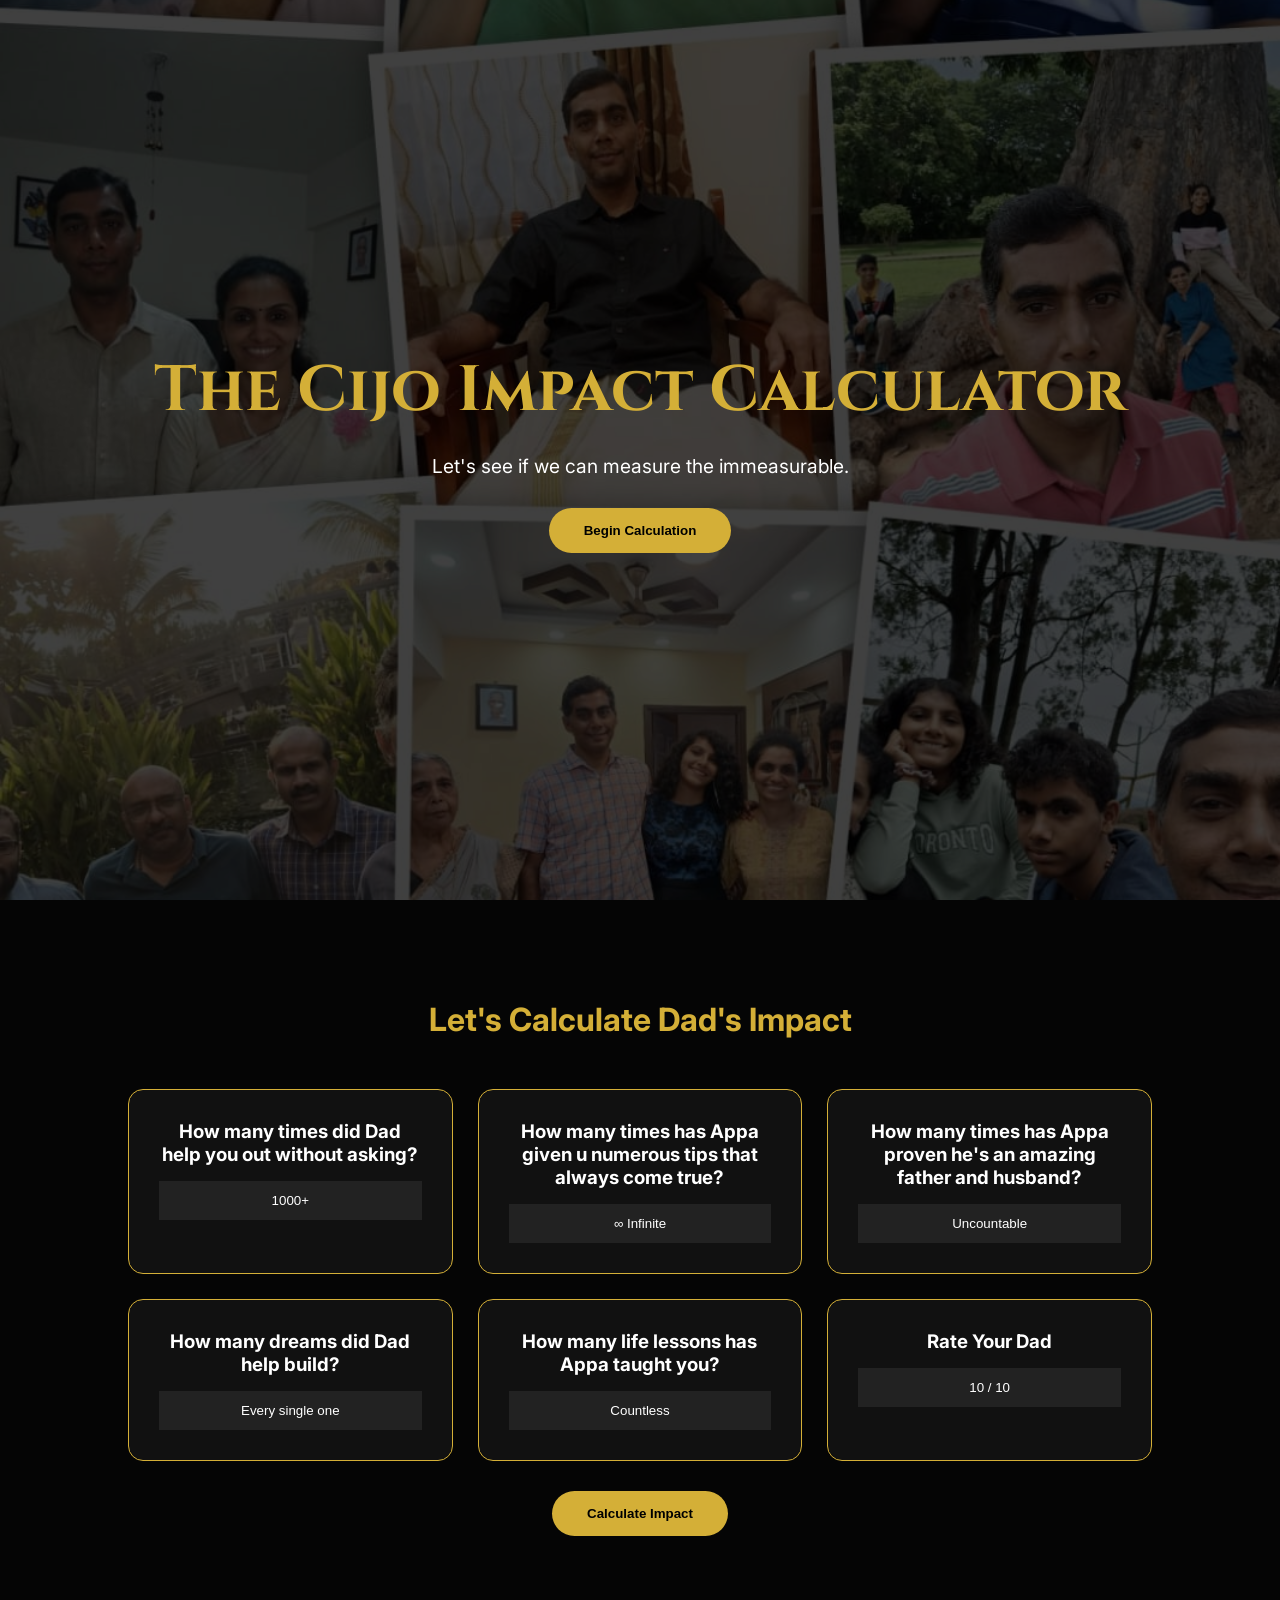
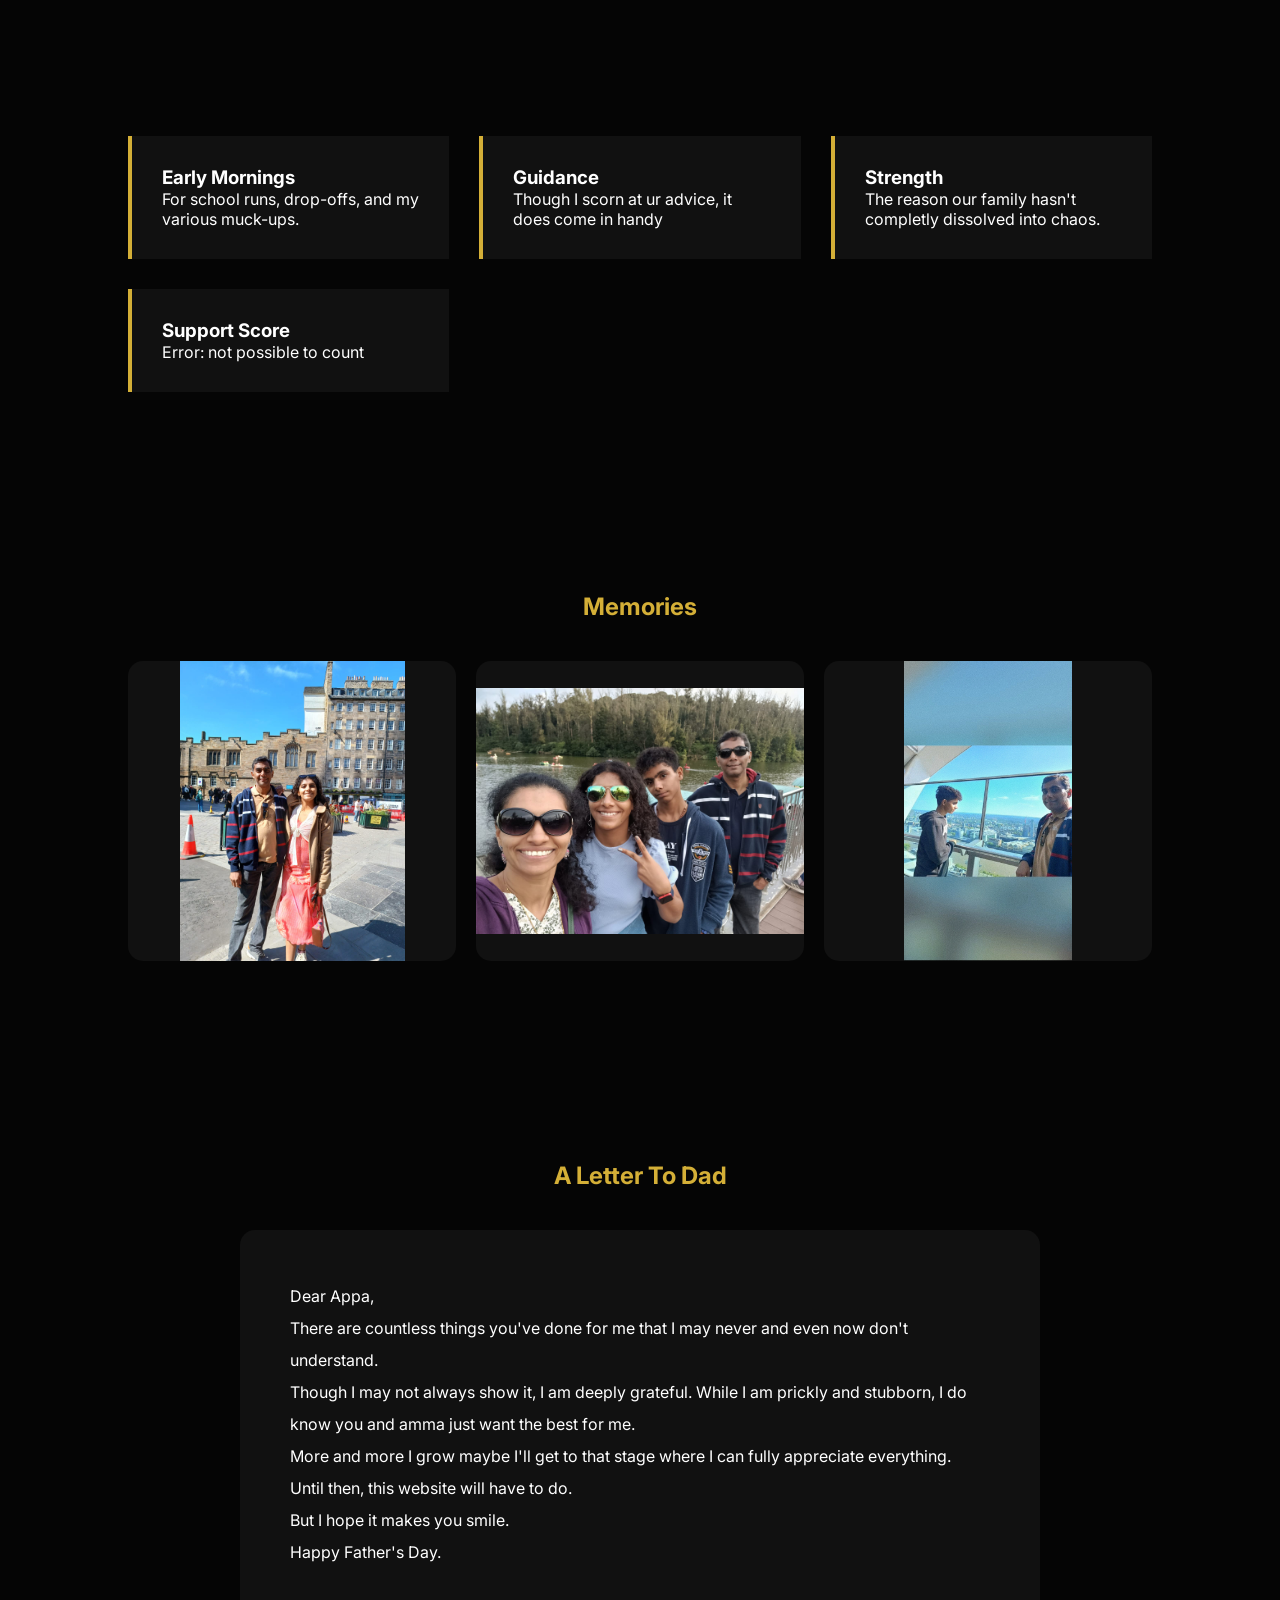
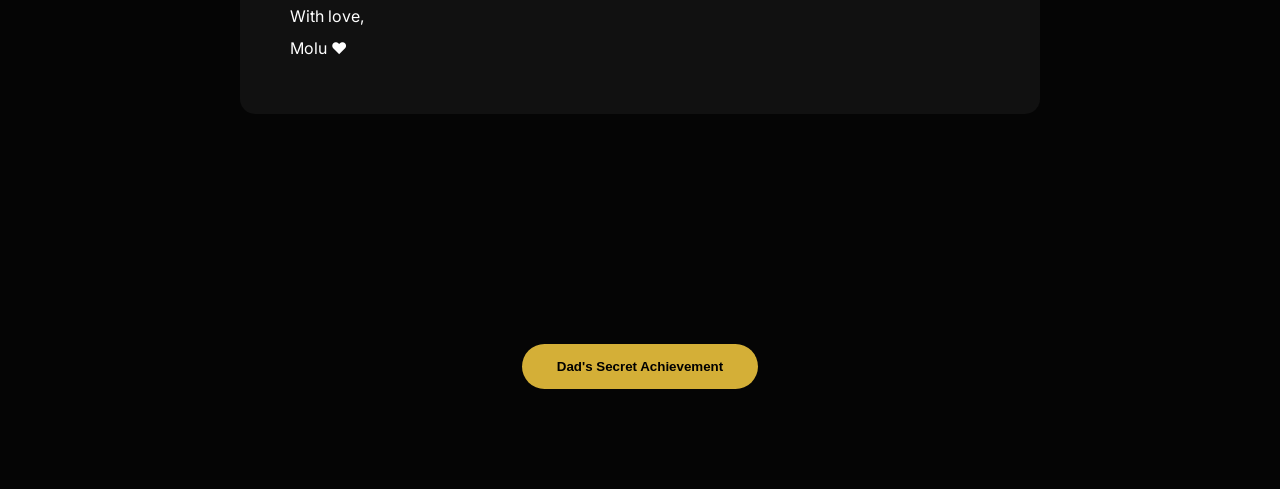
<file: index.html>
<!DOCTYPE html>
<html lang="en">
<head>
<meta charset="UTF-8">
<meta name="viewport" content="width=device-width, initial-scale=1.0">

<title>The Cijo Impact Calculator</title>

<link rel="stylesheet" href="style.css">

<link href="https://fonts.googleapis.com/css2?family=Cinzel:wght@400;600;700&family=Inter:wght@300;400;500&display=swap" rel="stylesheet">

</head>
<body>

<section class="hero">

<div class="overlay"></div>

<div class="hero-content">

<h1>The Cijo Impact Calculator</h1>

<p>
Let's see if we can measure the immeasurable.
</p>

<a href="#calculator">
<button class="gold-btn">
Begin Calculation
</button>
</a>

</div>

</section>

<section id="calculator" class="calculator">

<h2>Let's Calculate Dad's Impact</h2>

<div class="cards">

<div class="card">
<h3>How many times did Dad help you out without asking?</h3>
<input value="1000+" readonly>
</div>

<div class="card">
<h3>How many times has Appa given u numerous tips that always come true?</h3>
<input value="∞ Infinite" readonly>
</div>

<div class="card">
<h3>How many times has Appa proven he's an amazing father and husband?</h3>
<input value="Uncountable" readonly>
</div>

<div class="card">
<h3>How many dreams did Dad help build?</h3>
<input value="Every single one" readonly>
</div>

<div class="card">
<h3>How many life lessons has Appa taught you?</h3>
<input value="Countless" readonly>
</div>

<div class="card">
<h3>Rate Your Dad</h3>
<input value="10 / 10" readonly>
</div>

</div>

<button id="calculateBtn" class="gold-btn">
Calculate Impact
</button>

</section>

<section id="result" class="hidden">

<div class="heart-container">

<div class="heart">
❤
</div>

<h2>Dad's Contribution</h2>

<h1>UNMEASURABLE</h1>

<p>
No calculator is capable of measuring
this.
</p>

</div>

</section>

<section class="qualities">

<div class="quality">
<h3>Early Mornings</h3>
<p>For school runs, drop-offs, and my various muck-ups.</p>
</div>

<div class="quality">
<h3>Guidance</h3>
<p>Though I scorn at ur advice, it does come in handy</p>
</div>

<div class="quality">
<h3>Strength</h3>
<p>The reason our family hasn't completly dissolved into chaos.</p>
</div>

<div class="quality">
<h3>Support Score</h3>
<p>Error: not possible to count</p>
</div>

</section>

<section class="gallery">

<h2>Memories</h2>

<div class="gallery-grid">
<img src="assets/IMG-20260519-WA0027.jpg">
<img src="assets/IMG-20260616-WA0058.jpg">
<img src="assets/Screenshot_20260621_150950_WhatsApp (1).jpg">

</div>

</section>

<section class="letter">

<h2>A Letter To Dad</h2>

<div class="letter-box">

<p>
Dear Appa,
</p>

<p>
There are countless things you've done for me
that I may never and even now don't understand.
</p>

<p>
Though I may not always show it, I am deeply grateful. While I am prickly and stubborn, I do know you and amma just want the best for me.
</p>

<p>
More and more I grow maybe I'll get to that stage where I can fully appreciate everything.
</p>

<p>
Until then, this website will have to do.
</p>

<p>
But I hope it makes you smile.
</p>

<p>
Happy Father's Day.
</p>

<br>

<p>
With love,<br>
Molu ❤️
</p>

</div>

</section>

<section class="achievement">

<button id="secretBtn" class="gold-btn">
Dad's Secret Achievement
</button>

<div id="achievementBox" class="hidden">

🏆 Achievement Unlocked

<br><br>

Raised children who can build websites to do stuff like this.
❤️

</div>

</section>

<script src="script.js"></script>

</body>
</html>
</file>
<file: style.css>
*{
margin:0;
padding:0;
box-sizing:border-box;
}

html{
scroll-behavior:smooth;
}

body{
background:#050505;
color:white;
font-family:'Inter',sans-serif;
}

.hero{
height:100vh;
background:url('assets/full.jpeg');
background-size:cover;
background-position:center 42%;
position:relative;
display:flex;
justify-content:center;
align-items:center;
text-align:center;
}

.overlay{
position:absolute;
inset:0;
background:rgba(0,0,0,0.75);
}

.hero-content{
position:relative;
z-index:2;
}

.hero h1{
font-size:4rem;
font-family:'Cinzel',serif;
color:#d4af37;
}

.hero p{
margin-top:20px;
font-size:1.2rem;
}

.gold-btn{
margin-top:30px;
padding:15px 35px;
background:#d4af37;
border:none;
color:black;
font-weight:bold;
cursor:pointer;
border-radius:40px;
transition:.3s;
}

.gold-btn:hover{
transform:scale(1.05);
}

.calculator{
padding:100px 10%;
text-align:center;
}

.calculator h2{
margin-bottom:50px;
font-size:2rem;
color:#d4af37;
}

.cards{
display:grid;
grid-template-columns:repeat(auto-fit,minmax(300px,1fr));
gap:25px;
}

.card{
background:#111;
padding:30px;
border:1px solid #d4af37;
border-radius:15px;
}

.card h3{
margin-bottom:15px;
}

.card input{
width:100%;
padding:12px;
background:#222;
border:none;
color:white;
text-align:center;
}

.hidden{
display:none;
}

#result{
padding:120px 20px;
text-align:center;
}

.heart{
font-size:8rem;
color:#d4af37;
animation:pulse 2s infinite;
}

@keyframes pulse{
0%{transform:scale(1);}
50%{transform:scale(1.2);}
100%{transform:scale(1);}
}

#result h1{
font-size:4rem;
color:#d4af37;
}

.qualities{
padding:100px 10%;
display:grid;
grid-template-columns:repeat(auto-fit,minmax(250px,1fr));
gap:30px;
}

.quality{
background:#111;
padding:30px;
border-left:4px solid #d4af37;
}

.gallery{
padding:100px 10%;
text-align:center;
}

.gallery h2{
margin-bottom:40px;
color:#d4af37;
}

.gallery-grid{
display:grid;
grid-template-columns:repeat(auto-fit,minmax(250px,1fr));
gap:20px;
}

.gallery img{
width:100%;
height:300px;
object-fit:contain;
background:#111;
border-radius:15px;
transition:.4s;
}

.gallery img:hover{
transform:scale(1.05);
}

.letter{
padding:100px 10%;
}

.letter h2{
text-align:center;
margin-bottom:40px;
color:#d4af37;
}

.letter-box{
max-width:800px;
margin:auto;
background:#111;
padding:50px;
line-height:2;
border-radius:15px;
}

.achievement{
padding:100px;
text-align:center;
}

#achievementBox{
margin-top:30px;
background:#111;
padding:40px;
font-size:1.3rem;
border:1px solid #d4af37;
display:none;
}
</file>
